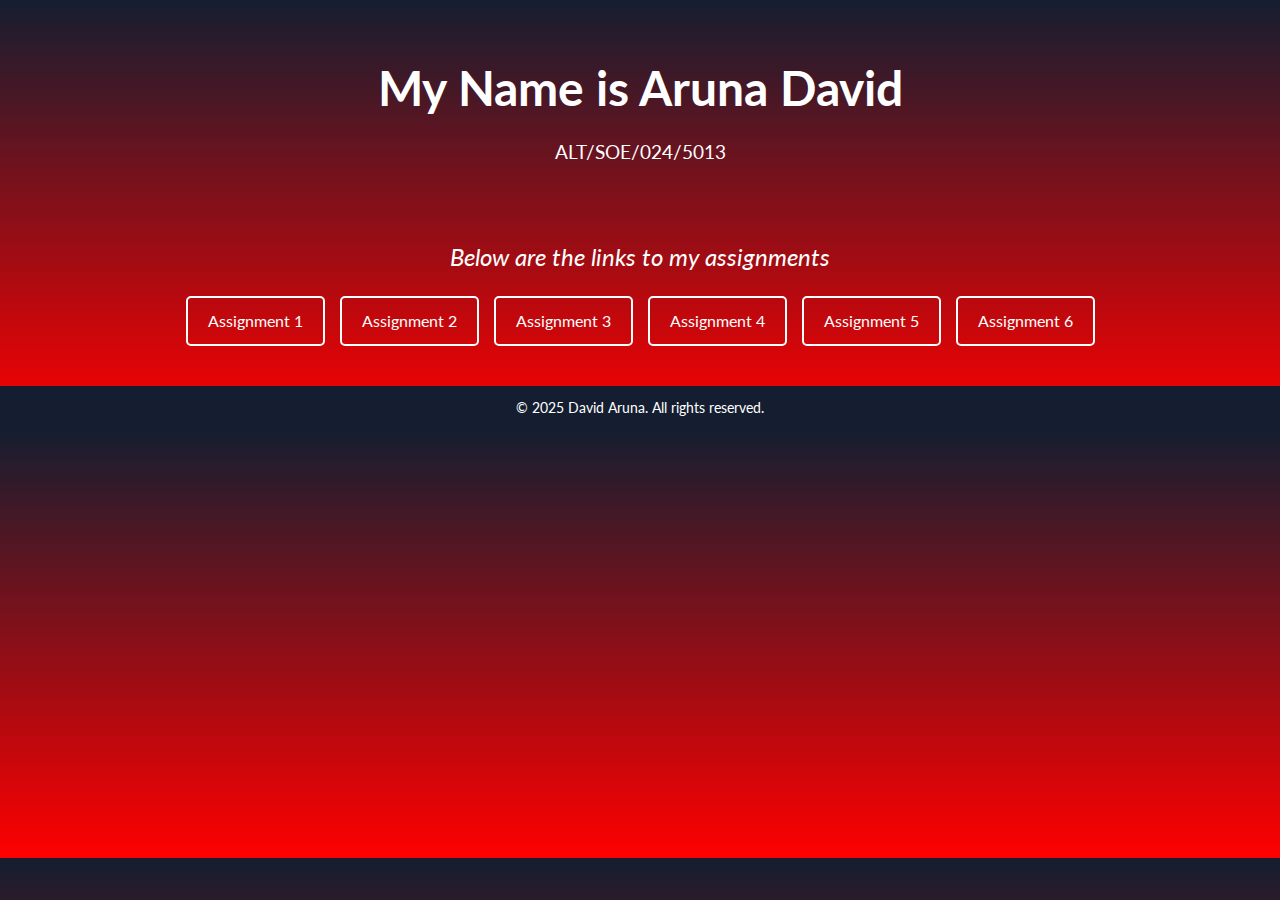
<file: index.html>
<!DOCTYPE html>
<html lang="en">
<head>
    <meta charset="UTF-8">
    <meta name="viewport" content="width=device-width, initial-scale=1.0">
    <title>Assignments Landing Page</title>
    <link rel="stylesheet" href="styles.css">
</head>
<body>
    <header class="landing-header">
        <h1>My Name is Aruna David</h1>
        <p>ALT/SOE/024/5013</p>
    </header>
    <main class="landing-main">
        <p>Below are the links to my assignments</p>
        <div class="assignment-links">
            <a href="./assignment 1/index.html" 
            class="assignment-button">Assignment 1</a>
            <a href="./Assignment 2/index.html" class="assignment-button">Assignment 2</a>
            <a href="./Assignment 3/index.html" class="assignment-button">Assignment 3</a>  
            <a href="./Assignment 4/index.html" class="assignment-button">Assignment 4</a>  
            <a href="./Assignment 5/index.html" class="assignment-button">Assignment 5</a>  
            <a href="./Assignment 6/index.html" class="assignment-button">Assignment 6
            </a>  
        </div>
    </main>
    <footer>
        <p>&copy; 2025 David Aruna. All rights reserved.</p>
    </footer>
</body>
</html>
</file>
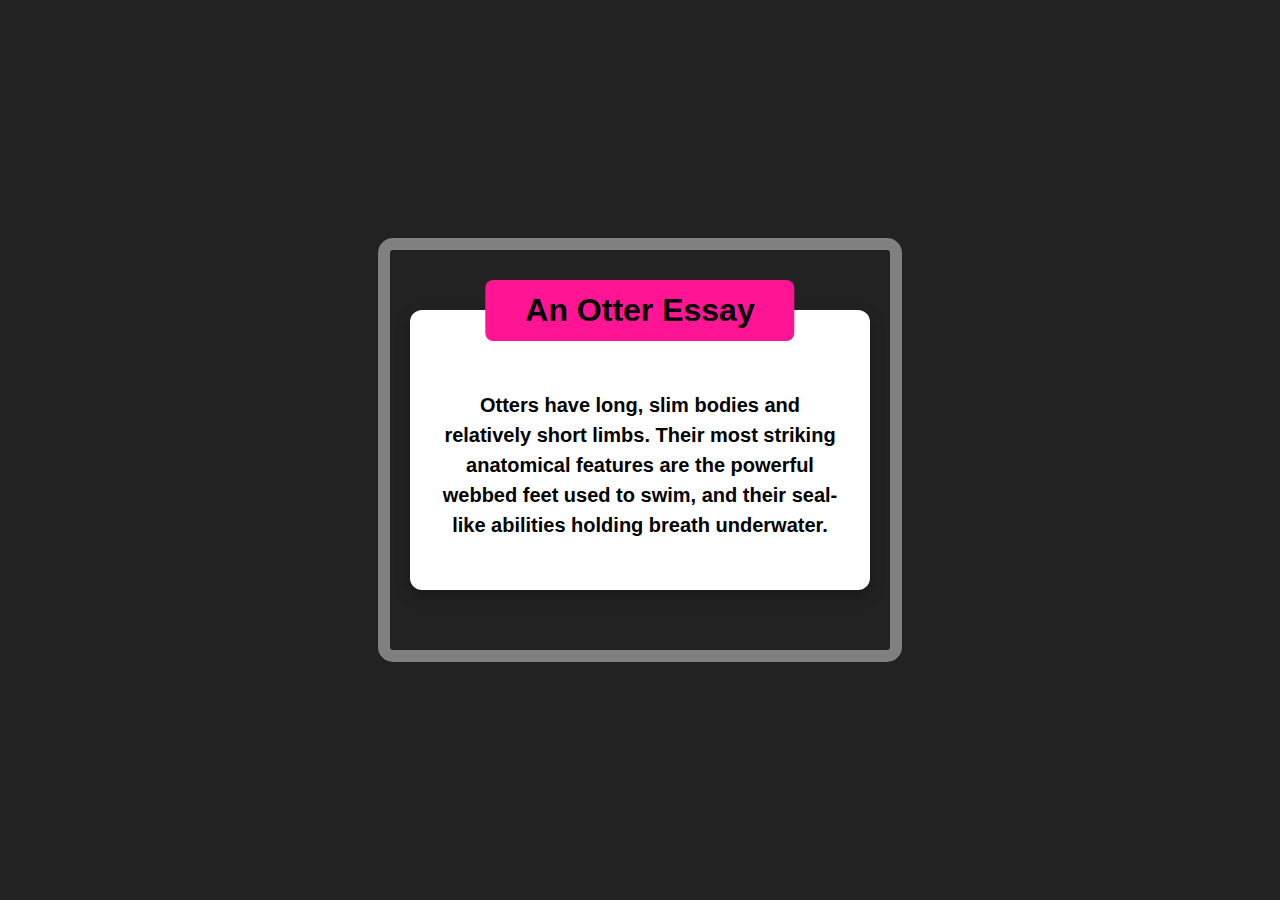
<file: assignment 1/index.html>
<!DOCTYPE html>
<html lang="en">
<head>
  <meta charset="UTF-8">
  <meta name="viewport" content="width=device-width, initial-scale=1.0">
  <title>An Otter Essay</title>
  <link rel="stylesheet" href="styles.css">
</head>
<body>

  <div class="container">
      <div class="heading">An Otter Essay</div>
      <p>Otters have long, slim bodies and relatively short limbs. Their most striking anatomical features are the powerful webbed feet used to swim, and their seal-like abilities holding breath underwater.</p>
  </div>

</body>
</html>
</file>
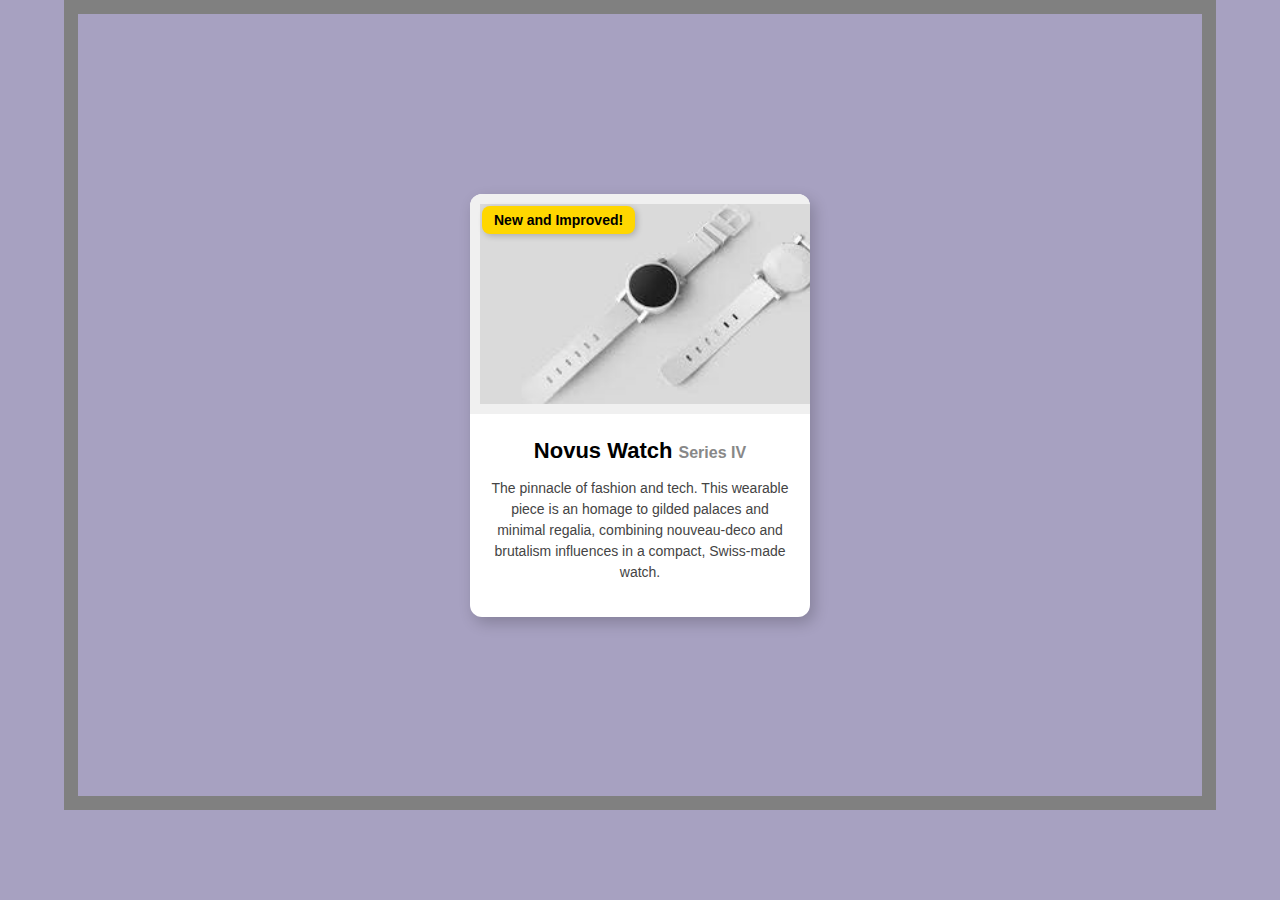
<file: assignment 2/index.html>
<!DOCTYPE html>
<html lang="en">
<head>
    <meta charset="UTF-8">
    <meta name="viewport" content="width=device-width, initial-scale=1.0">
    <title>Product Card</title>
    <link rel="stylesheet" href="styles.css">
</head>
<body>
    <div class="container">
        <div class="card">
            <div class="badge">New and Improved!</div>
            <img src="png.jpg" alt="Novus Watch" class="product-image">
            <div class="card-content">
                <h2>Novus Watch <span class="series">Series IV</span></h2>
                <p>
                    The pinnacle of fashion and tech. This wearable piece is an homage to gilded palaces and minimal regalia, combining nouveau-deco and brutalism influences in a compact, Swiss-made watch.
                </p>
            </div>
        </div>
    </div>
</body>
</html>
</file>
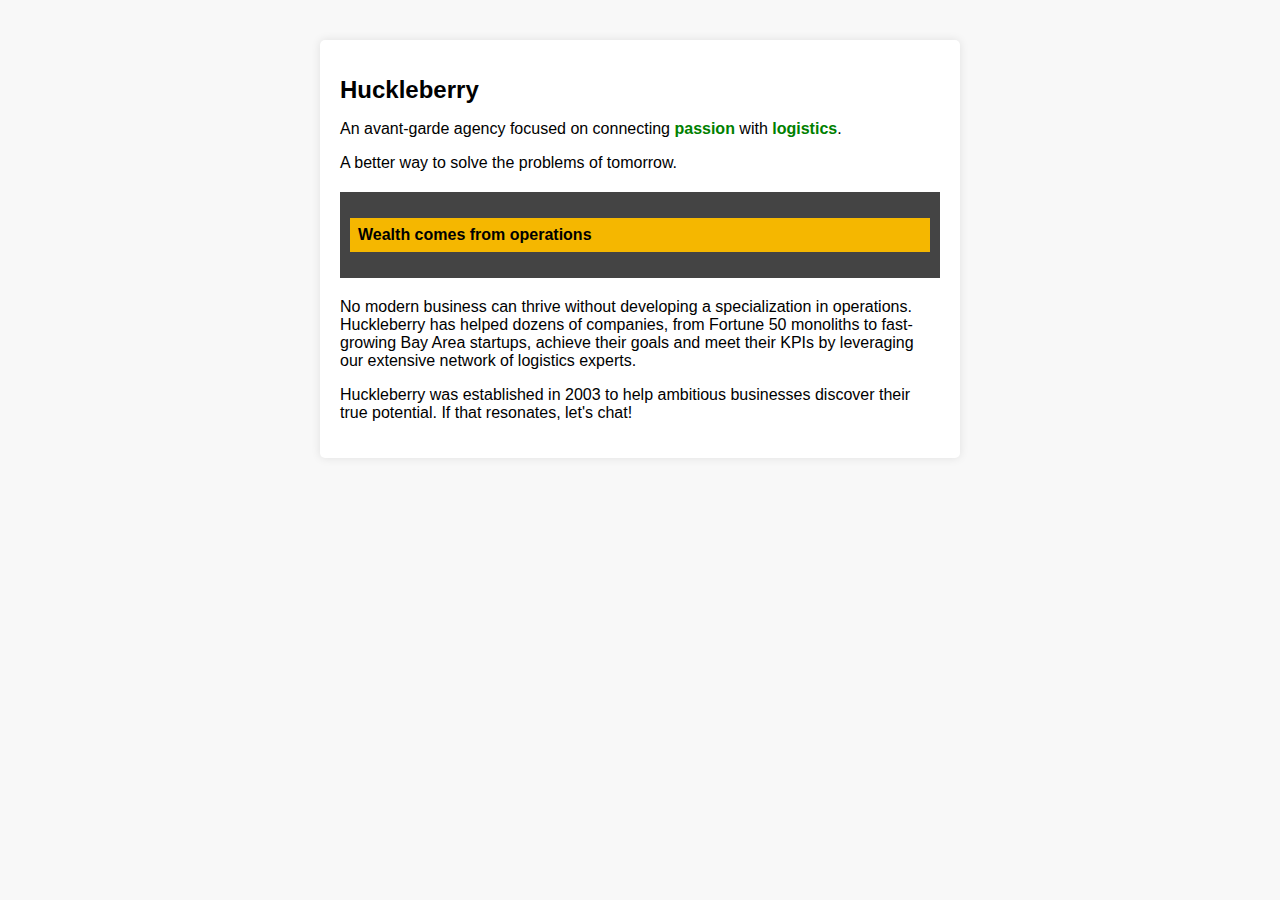
<file: assignment 3/index.html>
<!DOCTYPE html>
<html lang="en">
<head>
    <meta charset="UTF-8">
    <meta name="viewport" content="width=device-width, initial-scale=1.0">
    <title>Huckleberry</title>
    <link rel="stylesheet" href="styles.css">
</head>
<body>
    <div class="container">
        <h1>Huckleberry</h1>
        <p class="intro">An avant-garde agency focused on connecting <span class="highlight">passion</span> with <span class="highlight">logistics</span>.</p>
        <p>A better way to solve the problems of tomorrow.</p>

        <div class="highlight-section">
            <p class="section-title">Wealth comes from operations</p>
        </div>

        <p>No modern business can thrive without developing a specialization in operations. Huckleberry has helped dozens of companies, from Fortune 50 monoliths to fast-growing Bay Area startups, achieve their goals and meet their KPIs by leveraging our extensive network of logistics experts.</p>

        <p>Huckleberry was established in 2003 to help ambitious businesses discover their true potential. If that resonates, let's chat!</p>
    </div>
</body>
</html>
</file>
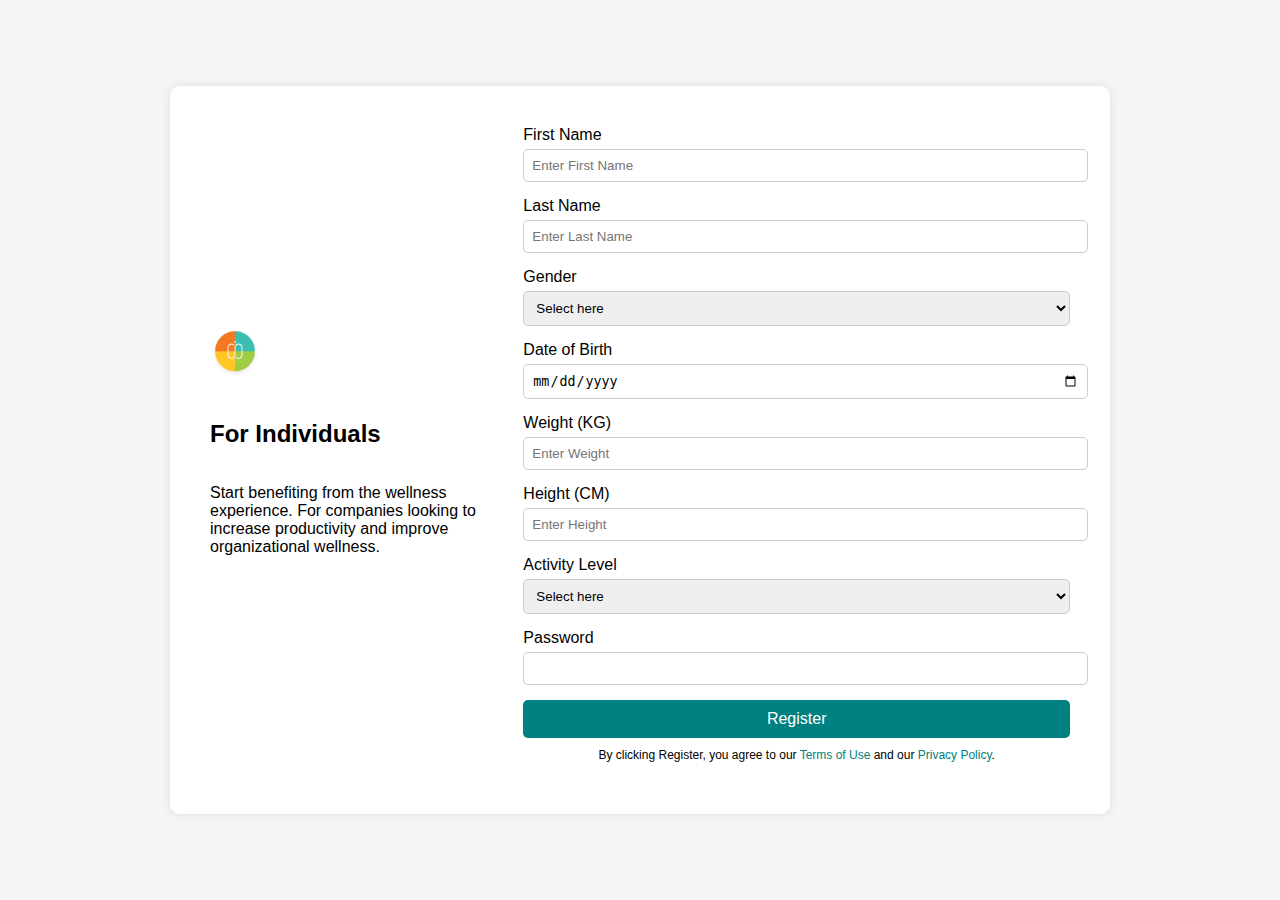
<file: assignment 4/index.html>
<!DOCTYPE html>
<html lang="en">
<head>
    <meta charset="UTF-8">
    <meta name="viewport" content="width=device-width, initial-scale=1.0">
    <title>Registration Form</title>
    <link rel="stylesheet" href="styles.css">
</head>
<body>
    <div class="container">
        <div class="info-section">
            <img src="Logo.png" alt="Icon" class="logo">
            <h2>For Individuals</h2>
            <p>Start benefiting from the wellness experience. For companies looking to increase productivity and improve organizational wellness.</p>
        </div>
        <div class="form-section">
            <form>
                <div class="input-group">
                    <label for="first-name">First Name</label>
                    <input type="text" id="first-name" placeholder="Enter First Name">
                </div>
                <div class="input-group">
                    <label for="last-name">Last Name</label>
                    <input type="text" id="last-name" placeholder="Enter Last Name">
                </div>
                <div class="input-group">
                    <label for="gender">Gender</label>
                    <select id="gender">
                        <option>Select here</option>
                    </select>
                </div>
                <div class="input-group">
                    <label for="dob">Date of Birth</label>
                    <input type="date" id="dob">
                </div>
                <div class="input-group">
                    <label for="weight">Weight (KG)</label>
                    <input type="number" id="weight" placeholder="Enter Weight">
                </div>
                <div class="input-group">
                    <label for="height">Height (CM)</label>
                    <input type="number" id="height" placeholder="Enter Height">
                </div>
                <div class="input-group">
                    <label for="activity-level">Activity Level</label>
                    <select id="activity-level">
                        <option>Select here</option>
                    </select>
                </div>
                <div class="input-group">
                    <label for="password">Password</label>
                    <input type="password" id="password">
                </div>
                <button type="submit" class="register-btn">Register</button>
                <p class="terms">By clicking Register, you agree to our <a href="#">Terms of Use</a> and our <a href="#">Privacy Policy</a>.</p>
            </form>
        </div>
    </div>
</body>
</html>
</file>
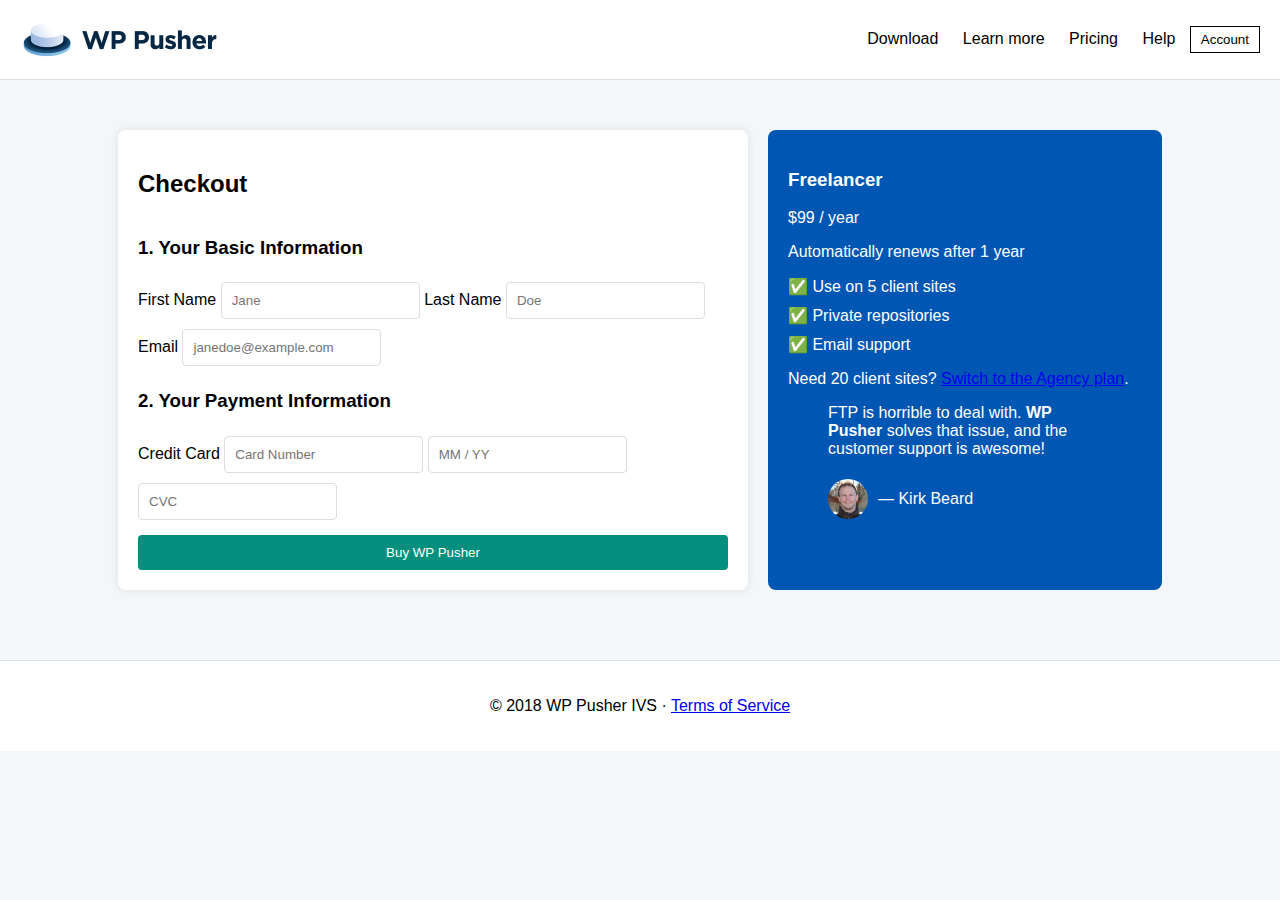
<file: assignment 5/index.html>
<!DOCTYPE html>
<html lang="en">
<head>
    <meta charset="UTF-8">
    <meta name="viewport" content="width=device-width, initial-scale=1.0">
    <title>WP Pusher Checkout</title>
    <link rel="stylesheet" href="styles.css">
</head>
<body>
    <header>
        <img src="wppusher-logo copy.png" alt="">
        <nav>
            <a href="#">Download</a>
            <a href="#">Learn more</a>
            <a href="#">Pricing</a>
            <a href="#">Help</a>
            <button class="account-btn">Account</button>
        </nav>
    </header>
    
    <main class="checkout-container">
        <section class="checkout-box">
            <h2>Checkout</h2>
            <form>
                <div class="section">
                    <h3>1. Your Basic Information</h3>
                    <label>First Name</label>
                    <input type="text" placeholder="Jane">
                    <label>Last Name</label>
                    <input type="text" placeholder="Doe">
                    <label>Email</label>
                    <input type="email" placeholder="janedoe@example.com">
                </div>
                
                <div class="section">
                    <h3>2. Your Payment Information</h3>
                    <label>Credit Card</label>
                    <input type="text" placeholder="Card Number">
                    <input type="text" placeholder="MM / YY">
                    <input type="text" placeholder="CVC">
                </div>
                
                <button class="buy-btn">Buy WP Pusher</button>
            </form>
        </section>
        
        <aside class="sidebar">
            <h3>Freelancer</h3>
            <p class="price">$99 <span>/ year</span></p>
            <p>Automatically renews after 1 year</p>
            <ul>
                <li>✅ Use on 5 client sites</li>
                <li>✅ Private repositories</li>
                <li>✅ Email support</li>
            </ul>
            <p>Need 20 client sites? <a href="#">Switch to the Agency plan</a>.</p>
            <blockquote>
                <p>FTP is horrible to deal with. <strong>WP Pusher</strong> solves that issue, and the customer support is awesome!</p>
                <div class="testimonial-container">
                    <img src="curk beard.png" alt="kirk Beard">
                <p class="testimonial">— Kirk Beard</p>
                </div>
            </blockquote>
        </aside>
    </main>
    
    <footer>
        <p>&copy; 2018 WP Pusher IVS &middot; <a href="#">Terms of Service</a></p>
    </footer>
</body>
</html>
</file>
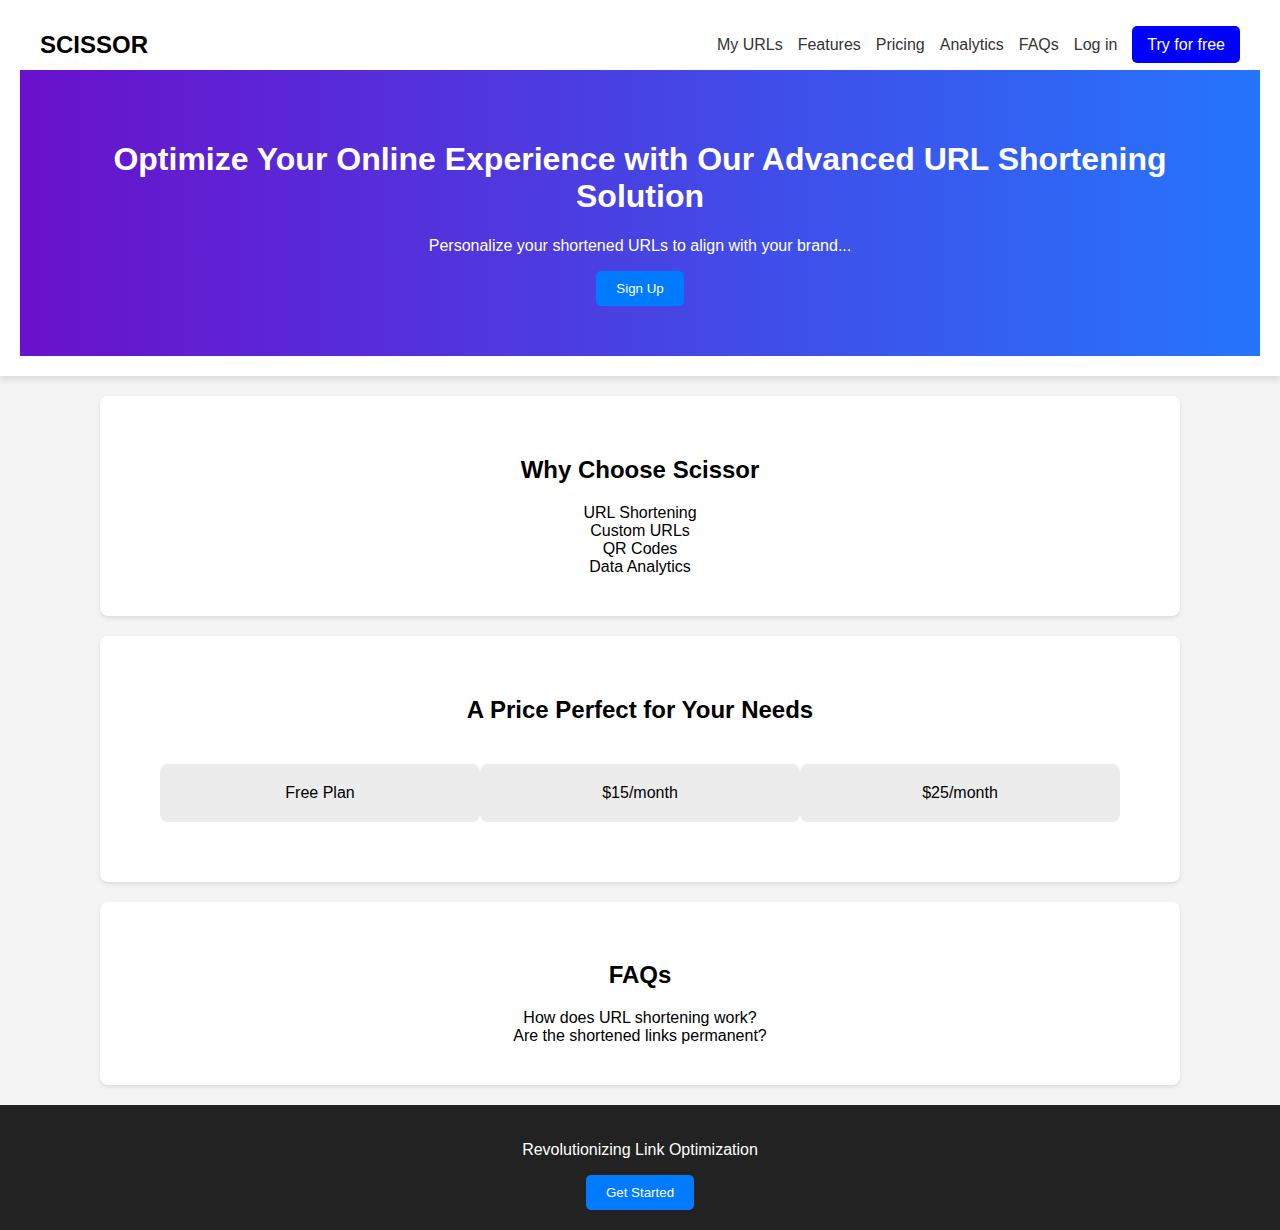
<file: assignment 6/index.html>
<!DOCTYPE html>
<html lang="en">
<head>
    <meta charset="UTF-8">
    <meta name="viewport" content="width=device-width, initial-scale=1.0">
    <title>Scissor - URL Shortener</title>
    <link rel="stylesheet" href="styles.css">
</head>
<body>
    <header>
        <nav>
            <div class="logo">SCISSOR</div>
            <ul>
                <li><a href="#">My URLs</a></li>
                <li><a href="#">Features</a></li>
                <li><a href="#">Pricing</a></li>
                <li><a href="#">Analytics</a></li>
                <li><a href="#">FAQs</a></li>
                <li><a href="#">Log in</a></li>
                <li><a href="#" class="btn">Try for free</a></li>
            </ul>
        </nav>
        <section class="hero">
            <h1>Optimize Your Online Experience with Our <span>Advanced URL Shortening</span> Solution</h1>
            <p>Personalize your shortened URLs to align with your brand...</p>
            <button>Sign Up</button>
        </section>
    </header>
    
    <section class="features">
        <h2>Why Choose Scissor</h2>
        <div class="feature-list">
            <div class="feature">URL Shortening</div>
            <div class="feature">Custom URLs</div>
            <div class="feature">QR Codes</div>
            <div class="feature">Data Analytics</div>
        </div>
    </section>

    <section class="pricing">
        <h2>A Price Perfect for Your Needs</h2>
        <div class="plans">
            <div class="plan basic">Free Plan</div>
            <div class="plan professional">$15/month</div>
            <div class="plan teams">$25/month</div>
        </div>
    </section>

    <section class="faqs">
        <h2>FAQs</h2>
        <div class="faq-item">How does URL shortening work?</div>
        <div class="faq-item">Are the shortened links permanent?</div>
    </section>

    <footer>
        <p>Revolutionizing Link Optimization</p>
        <button>Get Started</button>
    </footer>
</body>
</html>
</file>
<file: styles.css>
@import url('https://fonts.googleapis.com/css2?family=Lato:ital,wght@0,100;0,300;0,400;0,700;0,900;1,100;1,300;1,400;1,700;1,900&display=swap');

*
{
    margin: 0;
    padding: 0;
    box-sizing: border-box;
    font-family: "Lato", sans-serif;
}
body {
    background: linear-gradient(to bottom, #141e30, red);
    color: #fff;
    text-align: center;
    line-height: 1.6;
}

header {
    padding: 50px 20px;
}

header h1 {
    font-size: 3rem;
    margin: 0;
    font-weight: bold;
}

header p {
    font-size: 1.2rem;
    margin: 10px 0 0;
}

main {
    padding: 20px;
}

main p {
    font-size: 1.5rem;
    margin-bottom: 20px;
    font-style: italic;
}

.assignment-links {
    display: flex;
    flex-wrap: wrap;
    justify-content: center;
    gap: 15px;
}

.assignment-button {
    display: inline-block;
    padding: 10px 20px;
    font-size: 1rem;
    color: #fff;
    background: transparent;
    border: 2px solid #fff;
    border-radius: 5px;
    text-decoration: none;
    transition: 0.3s ease;
}

.assignment-button:hover {
    background: #fff;
    color: #243b55;
}

footer {
    margin-top: 20px;
    padding: 10px 0;
    background: #141e30;
    font-size: 0.9rem;
    color: #aaa;
}
</file>
<file: assignment 1/styles.css>
html, body {
    background-color: #222;
    display: flex;
    justify-content: center;
    align-items: center;
    height: 100vh;
    margin: 0;
}

body {
    width: 500px; 
    height: 400px; 
    border: 12px solid grey; 
    display: flex;
    justify-content: center;
    align-items: center;
    border-radius: 15px; 
}

.container {
    position: relative;
    background: white;
    width: 400px;
    padding: 30px; 
    border-radius: 12px;
    box-shadow: 0 6px 15px rgba(0, 0, 0, 0.3);
    text-align: center;
}

.heading {
    position: absolute;
    top: -30px;
    left: 50%;
    transform: translateX(-50%); 
    background: #ff1493;
    padding: 12px 40px; 
    border-radius: 8px;
    font-weight: 900;
    color: black;
    font-family: Arial, sans-serif;
    font-size: 32px;
    text-align: center;
    white-space: nowrap; 
}

p {
    font-family: Arial, sans-serif;
    color: black;
    font-weight: bold; 
    font-size: 20px;
    margin-top: 50px;
    line-height: 1.5;
}
</file>
<file: assignment 2/styles.css>
body {
    background-color: #A7A1C1;
    display: flex;
    justify-content: center;
    align-items: center;
    height: 90vh; 
    width: 90vw; 
    margin: auto;
    font-family: 'Arial', sans-serif;
    border: 14px solid #808080; 
    padding: 50px; 
    box-sizing: border-box;
}

.container {
    display: flex;
    justify-content: center;
    align-items: center;
    width: 100%;
}

.card {
    background: white;
    width: 340px;
    border-radius: 12px;
    box-shadow: 4px 6px 15px rgba(0, 0, 0, 0.2);
    overflow: hidden;
    position: relative;
    text-align: center;
}

.badge {
    position: absolute;
    top: 12px;
    left: 12px;
    background: #FFD700;
    color: #000;
    font-weight: bold;
    padding: 6px 12px;
    border-radius: 8px;
    font-size: 14px;
    box-shadow: 2px 2px 6px rgba(0, 0, 0, 0.2);
}

.product-image {
    width: 100%;
    max-height: 200px;
    object-fit: cover;
    padding: 10px;
    background: #f0f0f0;
}

.card-content {
    padding: 20px;
}

h2 {
    font-size: 22px;
    margin: 0;
}

.series {
    font-size: 16px;
    color: #888;
}

p {
    font-size: 14px;
    color: #444;
    line-height: 1.5;
}
</file>
<file: assignment 3/styles.css>
body {
    font-family: Arial, sans-serif;
    margin: 0;
    padding: 0;
    background-color: #f8f8f8;
}

.container {
    max-width: 600px;
    background: white;
    margin: 40px auto;
    padding: 20px;
    box-shadow: 0 0 10px rgba(0, 0, 0, 0.1);
    border-radius: 5px;
}

h1 {
    font-size: 24px;
    font-weight: bold;
}

.intro {
    font-size: 16px;
}

.highlight {
    color: #008000; /* Green */
    font-weight: bold;
}

.highlight-section {
    background-color: #444;
    padding: 10px;
    margin: 20px 0;
}

.section-title {
    background-color: #f5b700;
    padding: 8px;
    font-weight: bold;
}
</file>
<file: assignment 4/styles.css>
body {
    font-family: Arial, sans-serif;
    background-color: #f5f5f5;
    margin: 0;
    padding: 0;
    display: flex;
    justify-content: center;
    align-items: center;
    height: 100vh;
}
.container {
    display: flex;
    background: white;
    padding: 20px;
    border-radius: 10px;
    box-shadow: 0 0 10px rgba(0, 0, 0, 0.1);
    max-width: 900px;
    width: 100%;
    align-items: center;
}
.info-section {
    flex: 1;
    padding: 20px;
    display: flex;
    flex-direction: column;
    align-items: flex-start;
    justify-content: center;
}
.logo {
    width: 50px;
    margin-bottom: 20px;
    align-self: flex-start;
}
.form-section {
    flex: 2;
    padding: 20px;
}
.input-group {
    margin-bottom: 15px;
}
.input-group label {
    display: block;
    margin-bottom: 5px;
}
.input-group input, .input-group select {
    width: 100%;
    padding: 8px;
    border: 1px solid #ccc;
    border-radius: 5px;
}
.register-btn {
    width: 100%;
    background: teal;
    color: white;
    border: none;
    padding: 10px;
    border-radius: 5px;
    cursor: pointer;
    font-size: 16px;
}
.register-btn:hover {
    background: darkcyan;
}
.terms {
    font-size: 12px;
    text-align: center;
    margin-top: 10px;
}
.terms a {
    color: teal;
    text-decoration: none;
}
</file>
<file: assignment 5/styles.css>
body {
    font-family: Arial, sans-serif;
    margin: 0;
    padding: 0;
    background-color: #f4f7f9;
}
header {
    display: flex;
    justify-content: space-between;
    align-items: center;
    padding: 20px;
    background-color: white;
    border-bottom: 1px solid #ddd;
}
.logo {
    font-size: 20px;
    font-weight: bold;
}
nav a {
    margin: 0 10px;
    text-decoration: none;
    color: black;
}
.account-btn {
    padding: 5px 10px;
    border: 1px solid black;
    background: none;
    cursor: pointer;
}
.checkout-container {
    display: flex;
    justify-content: center;
    padding: 50px;
}
.checkout-box {
    background: white;
    padding: 20px;
    border-radius: 8px;
    box-shadow: 0 0 10px rgba(0, 0, 0, 0.1);
    width: 50%;
}
.sidebar {
    background: #0056b3;
    color: white;
    padding: 20px;
    border-radius: 8px;
    margin-left: 20px;
    width: 30%;
}
form {
    display: flex;
    flex-direction: column;
}
input {
    margin: 5px 0;
    padding: 10px;
    border: 1px solid #ddd;
    border-radius: 4px;
}
.buy-btn {
    background: #038E7D;
    color: white;
    padding: 10px;
    border: none;
    border-radius: 4px;
    cursor: pointer;
    margin-top: 10px;
}
.sidebar ul {
    list-style: none;
    padding: 0;
}
.sidebar ul li {
    margin: 10px 0;
}

.testimonial-container {
    display: flex;
    align-items: center;
    margin-top: 10px;
}
.testimonial-container img {
    width: 40px;
    height: 40px;
    border-radius: 50%;
    margin-right: 10px;
}

footer {
    text-align: center;
    padding: 20px;
    background: white;
    border-top: 1px solid #ddd;
    margin-top: 20px;
}
</file>
<file: assignment 6/styles.css>
body {
    font-family: Arial, sans-serif;
    margin: 0;
    padding: 0;
    background-color: #f4f4f4;
    text-align: center;
}
header {
    background: #fff;
    padding: 20px;
    box-shadow: 0 4px 6px rgba(0, 0, 0, 0.1);
}
nav {
    display: flex;
    justify-content: space-between;
    align-items: center;
    max-width: 1200px;
    margin: auto;
}
.logo {
    font-size: 24px;
    font-weight: bold;
}
ul {
    list-style: none;
    display: flex;
    gap: 15px;
}
ul li a {
    text-decoration: none;
    color: #333;
}
.btn {
    background: blue;
    color: white;
    padding: 10px 15px;
    border-radius: 5px;
}
.hero {
    padding: 50px;
    background: linear-gradient(to right, #6a11cb, #2575fc);
    color: white;
}
.features, .pricing, .faqs {
    padding: 40px;
    background: #fff;
    margin: 20px auto;
    max-width: 1000px;
    box-shadow: 0 2px 4px rgba(0, 0, 0, 0.1);
    border-radius: 8px;
}
.plans {
    display: flex;
    justify-content: space-around;
    padding: 20px;
}
.plan {
    background: #ececec;
    padding: 20px;
    border-radius: 8px;
    width: 30%;
}
footer {
    background: #222;
    color: white;
    padding: 20px;
    margin-top: 20px;
}
button {
    background: #007bff;
    color: white;
    padding: 10px 20px;
    border: none;
    border-radius: 5px;
    cursor: pointer;
}
</file>
